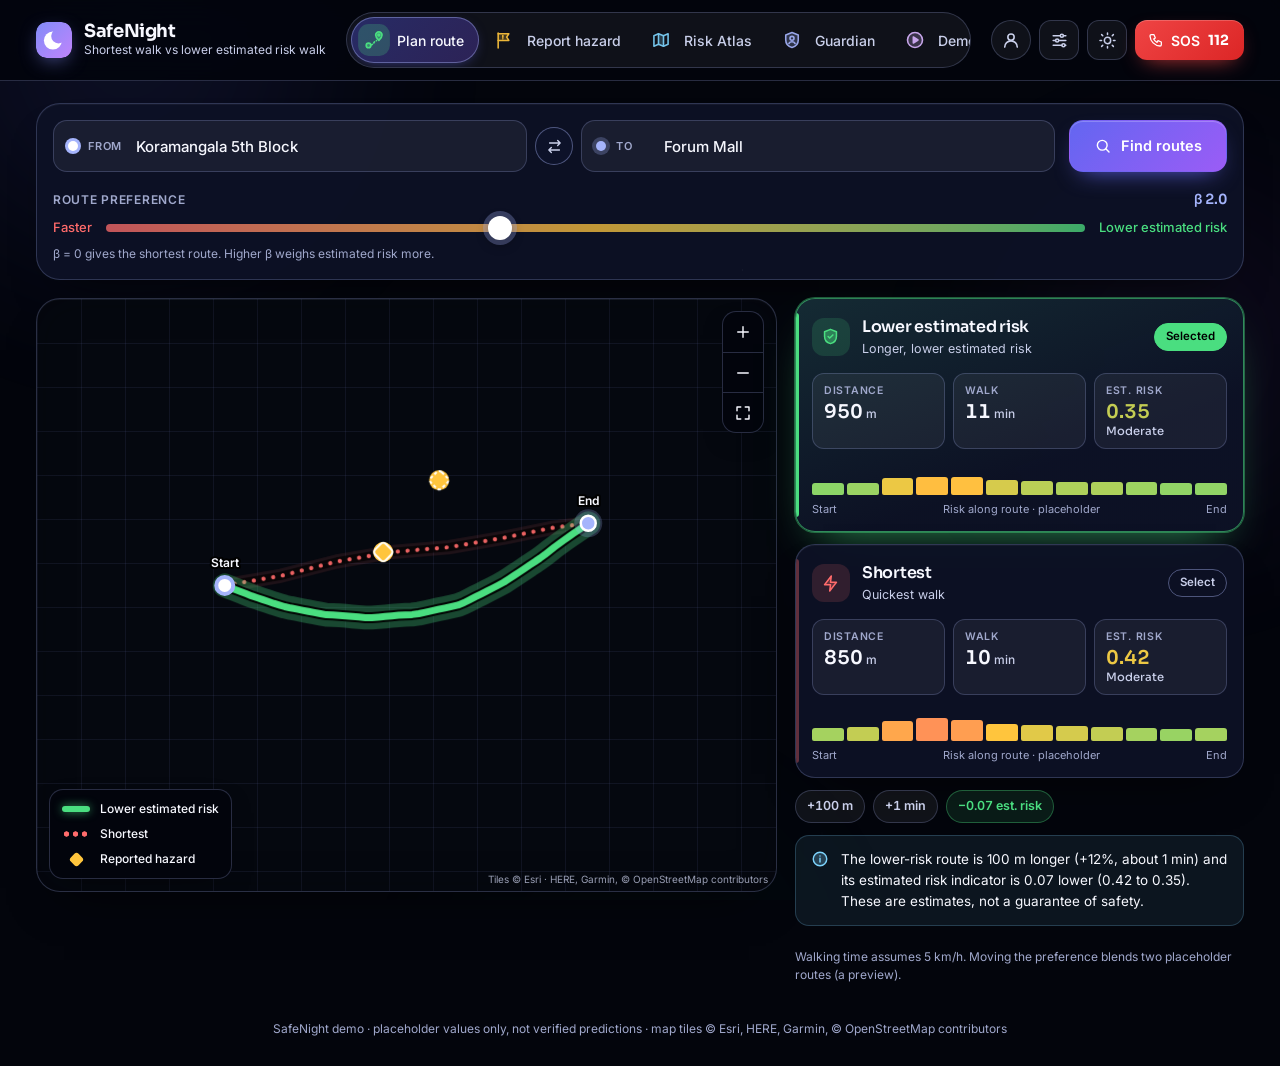
<file: web/index.html>
<!doctype html>
<html lang="en" data-theme="dark">
<head>
<meta charset="utf-8">
<meta name="viewport" content="width=device-width,initial-scale=1,viewport-fit=cover">
<title>SafeNight</title>
<meta name="description" content="Compare the shortest walk with a lower estimated risk walk.">
<meta name="theme-color" content="#070B18">
<link rel="icon" href="data:image/svg+xml,%3Csvg xmlns='http://www.w3.org/2000/svg' viewBox='0 0 32 32'%3E%3Cdefs%3E%3ClinearGradient id='g' x1='0' y1='0' x2='1' y2='1'%3E%3Cstop offset='0' stop-color='%23818CF8'/%3E%3Cstop offset='1' stop-color='%23C084FC'/%3E%3C/linearGradient%3E%3Cmask id='m'%3E%3Crect width='32' height='32' fill='%23fff'/%3E%3Ccircle cx='20' cy='12.5' r='6.5'/%3E%3C/mask%3E%3C/defs%3E%3Crect width='32' height='32' rx='9' fill='url(%23g)'/%3E%3Ccircle cx='15' cy='16.5' r='8' fill='%23fff' mask='url(%23m)'/%3E%3C/svg%3E">
<link rel="preconnect" href="https://fonts.googleapis.com">
<link rel="preconnect" href="https://fonts.gstatic.com" crossorigin>
<link href="https://fonts.googleapis.com/css2?family=Inter:wght@400;500;600;700&family=Sora:wght@500;600;700&display=swap" rel="stylesheet">
<link rel="stylesheet" href="css/styles.css">
<script>try{var t=JSON.parse(localStorage.getItem('sn.theme'));if(t==='light'||t==='dark')document.documentElement.dataset.theme=t;}catch(e){}</script>
</head>
<body>
<div class="aurora" aria-hidden="true"><span></span><span></span><span></span></div>
<!-- ============ Header ============ -->
<header class="topbar" id="topbar">
  <a class="brand" href="#plan" aria-label="SafeNight home">
    <svg class="logo" viewBox="0 0 32 32" aria-hidden="true">
      <defs>
        <linearGradient id="logo-g" x1="0" y1="0" x2="1" y2="1"><stop offset="0" stop-color="#818CF8"/><stop offset="1" stop-color="#C084FC"/></linearGradient>
        <mask id="logo-m"><rect width="32" height="32" fill="#fff"/><circle cx="20" cy="12.5" r="6.5" fill="#000"/></mask>
      </defs>
      <rect width="32" height="32" rx="9" fill="url(#logo-g)"/>
      <circle cx="15" cy="16.5" r="8" fill="#fff" mask="url(#logo-m)"/>
    </svg>
    <span class="brand-text"><span class="brand-name">SafeNight</span><span class="brand-sub">Shortest walk vs lower estimated risk walk</span></span>
  </a>

  <nav class="tabs" role="tablist" aria-label="Sections">
    <span class="tab-ink" aria-hidden="true"></span>
    <button class="tab t-plan" role="tab" id="tab-plan" data-tab="plan" aria-controls="view-plan">
      <span class="tab-ic"><svg viewBox="0 0 24 24" aria-hidden="true"><path class="du" d="M17.5 2.8a3.6 3.6 0 0 0-3.6 3.6c0 2.7 3.6 6.1 3.6 6.1s3.6-3.4 3.6-6.1a3.6 3.6 0 0 0-3.6-3.6z"/><path d="M17.5 2.8a3.6 3.6 0 0 0-3.6 3.6c0 2.7 3.6 6.1 3.6 6.1s3.6-3.4 3.6-6.1a3.6 3.6 0 0 0-3.6-3.6z"/><circle cx="17.5" cy="6.4" r="1.1"/><circle class="du" cx="5.8" cy="18.2" r="2.6"/><circle cx="5.8" cy="18.2" r="2.6"/><path d="M8.6 17.6c3.4-.6 3.1-4.2 6.2-4.9" stroke-dasharray="1.6 2.4"/></svg></span><span class="tab-txt">Plan route</span></button>
    <button class="tab t-report" role="tab" id="tab-report" data-tab="report" aria-controls="view-report">
      <span class="tab-ic"><svg viewBox="0 0 24 24" aria-hidden="true"><path class="du" d="M5 4.5h12.8l-2.6 4 2.6 4H5z"/><path d="M5 21.5V3.5"/><path d="M5 4.5h12.8l-2.6 4 2.6 4H5"/><path d="M10.6 6.6v2.2M10.6 10.6h.01"/></svg></span><span class="tab-txt">Report hazard</span></button>
    <button class="tab t-atlas" role="tab" id="tab-atlas" data-tab="atlas" aria-controls="view-atlas">
      <span class="tab-ic"><svg viewBox="0 0 24 24" aria-hidden="true"><path class="du" d="M9 4.5 15 6.8v12.7l-6-2.3z"/><path d="M9 4.5 3.5 6.8v12.7L9 17.2l6 2.3 5.5-2.3V4.5L15 6.8 9 4.5z"/><path d="M9 4.5v12.7M15 6.8v12.7"/></svg></span><span class="tab-txt">Risk Atlas</span></button>
    <button class="tab t-guardian" role="tab" id="tab-guardian" data-tab="guardian" aria-controls="view-guardian">
      <span class="tab-ic"><svg viewBox="0 0 24 24" aria-hidden="true"><path class="du" d="M12 3 4.5 6v6c0 4.4 3.2 7.9 7.5 9 4.3-1.1 7.5-4.6 7.5-9V6z"/><path d="M12 3 4.5 6v6c0 4.4 3.2 7.9 7.5 9 4.3-1.1 7.5-4.6 7.5-9V6L12 3z"/><circle cx="12" cy="10" r="2.4"/><path d="M8.3 16.2a4.3 4.3 0 0 1 7.4 0"/></svg></span><span class="tab-txt">Guardian</span></button>
    <button class="tab t-demo" role="tab" id="tab-demo" data-tab="demo" aria-controls="view-demo">
      <span class="tab-ic"><svg viewBox="0 0 24 24" aria-hidden="true"><circle class="du" cx="12" cy="12" r="9"/><circle cx="12" cy="12" r="9"/><path d="M10 8.4v7.2l5.6-3.6z" fill="currentColor"/></svg></span><span class="tab-txt">Demo</span></button>
  </nav>

  <div class="top-actions">
    <a class="avatar-btn" id="profile-btn" href="#profile" aria-label="Profile and sign in" title="Profile">
      <span class="avatar-ini" id="avatar-ini" hidden></span>
      <svg class="avatar-ic" viewBox="0 0 24 24" aria-hidden="true"><circle cx="12" cy="8.5" r="3.8"/><path d="M4.5 20.5a7.5 7.5 0 0 1 15 0"/></svg>
    </a>
    <button class="icon-btn" id="settings-btn" type="button" aria-haspopup="dialog" aria-expanded="false" aria-controls="settings" aria-label="Preview settings" title="Preview settings">
      <svg viewBox="0 0 24 24" aria-hidden="true"><path d="M4 6h9M17 6h3M4 12h3M11 12h9M4 18h11M19 18h1"/><circle cx="15" cy="6" r="2"/><circle cx="9" cy="12" r="2"/><circle cx="17" cy="18" r="2"/></svg>
    </button>
    <button class="icon-btn" id="theme-btn" type="button" aria-label="Switch to light theme" title="Switch theme">
      <svg class="i-sun" viewBox="0 0 24 24" aria-hidden="true"><circle cx="12" cy="12" r="4"/><path d="M12 2.5v2M12 19.5v2M4.6 4.6 6 6M18 18l1.4 1.4M2.5 12h2M19.5 12h2M4.6 19.4 6 18M18 6l1.4-1.4"/></svg>
      <svg class="i-moon" viewBox="0 0 24 24" aria-hidden="true"><path d="M20 14.5A8 8 0 1 1 9.5 4a6.5 6.5 0 0 0 10.5 10.5z"/></svg>
    </button>
    <a class="sos" href="tel:112" aria-label="Call emergency number 112. Opens your phone dialer; no alert is sent.">
      <svg viewBox="0 0 24 24" aria-hidden="true"><path d="M5 4h4l2 5-2.5 1.5a11 11 0 0 0 5 5L15 13l5 2v4a2 2 0 0 1-2 2A16 16 0 0 1 3 6a2 2 0 0 1 2-2"/></svg>
      SOS <b>112</b>
    </a>
  </div>
</header>

<!-- ============ Preview settings ============ -->
<div class="popover card" id="settings" role="dialog" aria-label="Preview settings" hidden>
  <div class="pop-head"><h2>Preview settings</h2><span class="tag">Demo controls</span></div>
  <div class="fld">
    <span class="label" id="state-label">Route data state</span>
    <div class="seg-ctl" id="state-seg" role="group" aria-labelledby="state-label">
      <span class="seg-thumb" aria-hidden="true"></span>
      <button type="button" data-v="normal">Normal</button>
      <button type="button" data-v="limited">Data limited</button>
      <button type="button" data-v="no_route">No route</button>
    </div>
  </div>
  <label class="switch"><span><b>Show hazards on map</b><small>Community reports on every map</small></span><input type="checkbox" id="tg-hazards" checked></label>
  <label class="switch"><span><b>Force offline map</b><small>Hides map tiles to preview the no-internet fallback</small></span><input type="checkbox" id="tg-offline"></label>
  <p class="fine">Placeholder values only, not verified predictions. These controls preview each state.</p>
</div>

<main id="main">
  <!-- ============ Plan route ============ -->
  <section class="view" id="view-plan" role="tabpanel" aria-labelledby="tab-plan" hidden>
    <form class="card search" id="search-form" novalidate>
      <div class="search-fields">
        <label class="field">
          <span class="field-dot start" aria-hidden="true"></span><span class="field-label">From</span>
          <input id="src" name="src" autocomplete="off" placeholder="e.g. Koramangala 5th Block" value="Koramangala 5th Block">
        </label>
        <button type="button" class="swap" id="swap" aria-label="Swap start and destination" title="Swap">
          <svg viewBox="0 0 24 24" aria-hidden="true"><path d="M7 4v15M3.5 7.5 7 4l3.5 3.5M17 20V5M13.5 16.5 17 20l3.5-3.5"/></svg>
        </button>
        <label class="field">
          <span class="field-dot end" aria-hidden="true"></span><span class="field-label">To</span>
          <input id="dst" name="dst" autocomplete="off" placeholder="e.g. Forum Mall" value="Forum Mall">
        </label>
      </div>
      <button class="btn primary find" id="find" type="submit">
        <span class="spinner" aria-hidden="true"></span>
        <svg class="find-ic" viewBox="0 0 24 24" aria-hidden="true"><circle cx="11" cy="11" r="6.5"/><path d="m20 20-4.2-4.2"/></svg>
        <span class="find-label">Find routes</span>
      </button>
      <div class="pref">
        <div class="pref-head">
          <label for="beta">Route preference</label>
          <output id="beta-out" for="beta">β 2.0</output>
        </div>
        <div class="range-row">
          <span class="range-end risk">Faster</span>
          <input type="range" id="beta" min="0" max="5" step="0.1" value="2" aria-describedby="beta-help">
          <span class="range-end safe">Lower estimated risk</span>
        </div>
        <p class="fine" id="beta-help">β = 0 gives the shortest route. Higher β weighs estimated risk more.</p>
      </div>
      <p class="form-error" id="search-error" role="alert" hidden></p>
    </form>

    <div class="split">
      <div class="map-slot"><div id="plan-map" class="map-lg"></div></div>
      <aside class="panel" id="plan-panel" aria-live="polite" aria-label="Route comparison"></aside>
    </div>
  </section>

  <!-- ============ Report hazard ============ -->
  <section class="view" id="view-report" role="tabpanel" aria-labelledby="tab-report" hidden>
    <div class="view-head">
      <h1>Report a hazard</h1>
      <p>Tap the map to drop a pin, pick a category and send it. New reports start as unverified.</p>
    </div>
    <div class="split split-even">
      <div class="map-slot"><div id="report-map" class="map-md"></div></div>
      <form class="card form-card" id="hazard-form" novalidate>
        <fieldset class="fld">
          <legend class="label">Category</legend>
          <div class="cats">
            <label class="cat"><input type="radio" name="htype" value="broken_streetlight"><span>
              <svg viewBox="0 0 24 24" aria-hidden="true"><path class="du" d="M14.5 4h5l-1.2 3.2h-2.6z"/><path d="M8 21V8a4 4 0 0 1 4-4h2.5"/><path d="M14.5 4h5l-1.2 3.2h-2.6z"/><path d="M5 21h6M17 10.5l1 1.5M20 9.5l1.5.8" /></svg>Broken streetlight</span></label>
            <label class="cat"><input type="radio" name="htype" value="dark_path"><span>
              <svg viewBox="0 0 24 24" aria-hidden="true"><path class="du" d="M20 14.5A8 8 0 1 1 9.5 4a6.5 6.5 0 0 0 10.5 10.5z"/><path d="M20 14.5A8 8 0 1 1 9.5 4a6.5 6.5 0 0 0 10.5 10.5z"/></svg>Dark path</span></label>
            <label class="cat"><input type="radio" name="htype" value="blocked_footpath"><span>
              <svg viewBox="0 0 24 24" aria-hidden="true"><rect class="du" x="3" y="8" width="18" height="6" rx="1.5"/><rect x="3" y="8" width="18" height="6" rx="1.5"/><path d="M8 8l-2.5 6M13 8l-2.5 6M18 8l-2.5 6M6 14v5M18 14v5"/></svg>Blocked footpath</span></label>
            <label class="cat"><input type="radio" name="htype" value="other_infrastructure"><span>
              <svg viewBox="0 0 24 24" aria-hidden="true"><path class="du" d="M14.7 6.3a4 4 0 0 0-5.4 5.4L3.5 17.5l3 3 5.8-5.8a4 4 0 0 0 5.4-5.4l-2.6 2.6-2.4-.6-.6-2.4z"/><path d="M14.7 6.3a4 4 0 0 0-5.4 5.4L3.5 17.5l3 3 5.8-5.8a4 4 0 0 0 5.4-5.4l-2.6 2.6-2.4-.6-.6-2.4z"/></svg>Other issue</span></label>
          </div>
        </fieldset>
        <div class="row2">
          <label class="fld"><span class="label">Latitude</span><input class="input mono" id="h-lat" type="number" step="0.00001" inputmode="decimal"></label>
          <label class="fld"><span class="label">Longitude</span><input class="input mono" id="h-lon" type="number" step="0.00001" inputmode="decimal"></label>
        </div>
        <label class="fld">
          <span class="label">Description <em>optional</em></span>
          <textarea class="input" id="h-desc" maxlength="200" rows="3" placeholder="e.g. Lamp not working near the park entrance"></textarea>
          <span class="counter" id="h-count">0 / 200</span>
        </label>
        <p class="form-error" id="h-error" role="alert" hidden></p>
        <button class="btn primary block" id="h-submit" type="submit"><span class="spinner" aria-hidden="true"></span><span>Submit report</span></button>
        <p class="fine">New reports are not treated as confirmed incidents. Demo only, nothing is saved yet.</p>
      </form>
    </div>
    <div class="card list-card">
      <div class="list-head"><h2>Recent reports</h2><span class="count" id="rep-count"></span></div>
      <ul class="reports" id="reports"></ul>
    </div>
  </section>

  <!-- ============ Risk Atlas ============ -->
  <section class="view" id="view-atlas" role="tabpanel" aria-labelledby="tab-atlas" hidden>
    <div class="view-head">
      <h1>Risk Atlas</h1>
      <p>A neighbourhood view of how estimated risk could be shown.</p>
    </div>
    <div class="note warn">
      <svg viewBox="0 0 24 24" aria-hidden="true"><path d="M12 3.5 2.8 19.5h18.4L12 3.5z"/><path d="M12 10v4.2M12 17h.01"/></svg>
      <div><b>Synthetic demonstration.</b> These cells are made-up values to show the layout. They are not incident data and say nothing about real streets.</div>
    </div>
    <div class="card atlas-bar">
      <div>
        <span class="label" id="ton-label">Time of night</span>
        <p class="fine">Disabled: we don't have time-specific incident data.</p>
      </div>
      <div class="seg-ctl is-disabled" role="group" aria-labelledby="ton-label" aria-disabled="true">
        <span class="seg-thumb" aria-hidden="true"></span>
        <button type="button" disabled>8 pm</button><button type="button" disabled aria-pressed="true">10 pm</button><button type="button" disabled>12 am</button><button type="button" disabled>2 am</button><button type="button" disabled>4 am</button>
      </div>
    </div>
    <div class="map-slot"><div id="atlas-map" class="map-lg"></div></div>
  </section>

  <!-- ============ Guardian Mode ============ -->
  <section class="view" id="view-guardian" role="tabpanel" aria-labelledby="tab-guardian" hidden>
    <div class="view-head">
      <h1>Guardian Mode</h1>
      <p>Let a trusted contact follow your walk for a limited time.</p>
    </div>
    <div class="note warn">
      <svg viewBox="0 0 24 24" aria-hidden="true"><path d="M12 3.5 2.8 19.5h18.4L12 3.5z"/><path d="M12 10v4.2M12 17h.01"/></svg>
      <div><b>Design preview.</b> No location is shared and no contact is notified. The real feature would be opt-in, time-limited and easy to stop.</div>
    </div>
    <div class="split split-even">
      <div class="card form-card">
        <label class="fld"><span class="label">Trusted contact</span><input class="input" id="g-contact" autocomplete="off" list="contact-list" placeholder="Name or number, e.g. Amma"></label>
        <div class="fld">
          <span class="label" id="g-min-label">Share for</span>
          <div class="seg-ctl" id="g-min" role="group" aria-labelledby="g-min-label">
            <span class="seg-thumb" aria-hidden="true"></span>
            <button type="button" data-v="15">15 min</button><button type="button" data-v="30">30 min</button><button type="button" data-v="60">60 min</button>
          </div>
        </div>
        <p class="form-error" id="g-error" role="alert" hidden></p>
        <div class="g-actions" id="g-actions"></div>
        <ul class="ticks">
          <li>Opt-in every time, never automatic</li>
          <li>Stops on its own when the time limit ends</li>
          <li>Pause or stop at any moment</li>
        </ul>
      </div>
      <div class="card gcard" id="gcard" data-status="idle" aria-live="polite">
        <div class="ring">
          <svg viewBox="0 0 120 120" aria-hidden="true"><circle class="ring-track" cx="60" cy="60" r="52"/><circle class="ring-bar" id="g-ring" cx="60" cy="60" r="52"/></svg>
          <div class="ring-center"><span class="ring-time" id="g-time">--:--</span><span class="ring-sub" id="g-sub">not sharing</span></div>
        </div>
        <div class="g-status"><i class="g-dot"></i><b id="g-label">Not sharing</b></div>
        <p class="g-meta" id="g-meta">Choose a contact and a time limit to preview.</p>
      </div>
    </div>
  </section>

  <!-- ============ Demo ============ -->
  <section class="view" id="view-demo" role="tabpanel" aria-labelledby="tab-demo" hidden>
    <div class="banner">
      <svg viewBox="0 0 24 24" aria-hidden="true"><circle cx="12" cy="12" r="9"/><path d="M12 11v5M12 8h.01"/></svg>
      Demo mode: an illustrative walkthrough using placeholder data. Not real predictions.
    </div>
    <div class="split">
      <div class="map-slot"><div id="demo-map" class="map-lg"></div></div>
      <aside class="panel">
        <div class="card demo-cap" id="demo-cap">
          <span class="step-k" id="d-k">Step 1 of 8</span>
          <h2 id="d-title"></h2>
          <p id="d-text"></p>
          <div class="gmock" id="d-gmock" hidden><i></i><div><b>Guardian preview</b><span>Sharing with a trusted contact for 15 min (nothing is actually sent)</span></div></div>
          <div class="progress" id="d-progress"></div>
          <div class="d-btns">
            <button class="btn ghost" id="d-prev" type="button">Back</button>
            <button class="btn primary" id="d-play" type="button">Pause</button>
            <button class="btn ghost" id="d-next" type="button">Next</button>
          </div>
        </div>
        <div class="panel" id="demo-routes" aria-live="polite"></div>
      </aside>
    </div>
  </section>

  <!-- ============ Profile / sign in ============ -->
  <section class="view" id="view-profile" role="region" aria-label="Profile" hidden>
    <!-- signed out -->
    <div class="auth-wrap" id="auth-out">
      <div class="card auth-card">
        <div class="auth-head">
          <span class="auth-badge" aria-hidden="true"><svg viewBox="0 0 24 24"><circle cx="12" cy="8.5" r="3.8"/><path d="M4.5 20.5a7.5 7.5 0 0 1 15 0"/></svg></span>
          <h1 id="auth-title">Welcome back</h1>
          <p id="auth-lead">Sign in to keep your trusted contacts and route preference ready for every walk.</p>
        </div>
        <div class="seg-ctl" id="auth-mode" role="group" aria-label="Sign in or create account">
          <span class="seg-thumb" aria-hidden="true"></span>
          <button type="button" data-v="in">Sign in</button><button type="button" data-v="up">Create account</button>
        </div>
        <form id="auth-form" novalidate>
          <label class="fld" id="auth-name-fld" hidden><span class="label">Name</span>
            <span class="input-ic"><svg viewBox="0 0 24 24" aria-hidden="true"><circle cx="12" cy="8.5" r="3.8"/><path d="M4.5 20.5a7.5 7.5 0 0 1 15 0"/></svg><input class="input" id="auth-name" autocomplete="name" placeholder="Your name"></span></label>
          <label class="fld"><span class="label">Email</span>
            <span class="input-ic"><svg viewBox="0 0 24 24" aria-hidden="true"><rect x="3" y="5" width="18" height="14" rx="2.5"/><path d="m4 7 8 6 8-6"/></svg><input class="input" id="auth-email" type="email" autocomplete="email" inputmode="email" placeholder="you@example.com"></span></label>
          <label class="fld"><span class="label">Password</span>
            <span class="input-ic"><svg viewBox="0 0 24 24" aria-hidden="true"><rect x="4.5" y="10.5" width="15" height="10" rx="2.5"/><path d="M8 10.5V8a4 4 0 0 1 8 0v2.5"/></svg><input class="input" id="auth-pass" type="password" autocomplete="current-password" placeholder="••••••••">
            <button type="button" class="peek" id="auth-peek" aria-label="Show password" aria-pressed="false"><svg viewBox="0 0 24 24" aria-hidden="true"><path d="M2.5 12S6 5.5 12 5.5 21.5 12 21.5 12 18 18.5 12 18.5 2.5 12 2.5 12z"/><circle cx="12" cy="12" r="3"/></svg></button></span>
            <span class="fine" id="auth-pass-hint" hidden>At least 8 characters.</span></label>
          <div id="auth-up-extra" hidden>
            <label class="fld"><span class="label">Phone number</span>
              <span class="input-ic"><svg viewBox="0 0 24 24" aria-hidden="true"><path d="M5 4h4l2 5-2.5 1.5a11 11 0 0 0 5 5L15 13l5 2v4a2 2 0 0 1-2 2A16 16 0 0 1 3 6a2 2 0 0 1 2-2"/></svg><input class="input" id="auth-phone" type="tel" inputmode="tel" autocomplete="tel" placeholder="+91 98765 43210"></span></label>
            <div class="row2">
              <label class="fld"><span class="label">Gender <em>optional</em></span>
                <select class="input select" id="auth-gender" autocomplete="sex">
                  <option value="">Select</option><option>Female</option><option>Male</option><option>Non-binary</option><option>Prefer not to say</option>
                </select></label>
              <label class="fld"><span class="label">Date of birth <em>optional</em></span>
                <input class="input" id="auth-dob" type="date" autocomplete="bday"></label>
            </div>
          </div>
          <p class="form-error" id="auth-error" role="alert" hidden></p>
          <button class="btn primary block" id="auth-submit" type="submit"><span class="spinner" aria-hidden="true"></span><span id="auth-submit-txt">Sign in</span></button>
        </form>
        <p class="fine center">Demo sign-in: there is no account server yet. Your name, email and settings stay in this browser only, and the password is never stored.</p>
      </div>
    </div>

    <!-- signed in -->
    <div id="auth-in" hidden>
      <div class="view-head with-action">
        <div><h1>Profile</h1><p>Saved on this device for quicker, safer walks.</p></div>
        <button class="btn help-btn" id="help-btn" type="button" aria-haspopup="dialog">
          <svg viewBox="0 0 24 24" aria-hidden="true"><circle cx="12" cy="12" r="9"/><path d="M9.6 9.3a2.5 2.5 0 0 1 4.8.9c0 1.7-2.4 2.2-2.4 3.8M12 17h.01"/></svg>Help</button>
      </div>
      <div class="profile-grid">
        <div class="card profile-card">
          <span class="avatar-lg" id="p-avatar"></span>
          <h2 id="p-name"></h2>
          <p class="p-email" id="p-email"></p>
          <span class="tag" id="p-kind">Demo account · this device only</span>
          <button class="btn danger block" id="p-signout" type="button">
            <svg viewBox="0 0 24 24" aria-hidden="true"><path d="M15 4.5h3a2 2 0 0 1 2 2v11a2 2 0 0 1-2 2h-3M10 16.5 14.5 12 10 7.5M14.5 12H4"/></svg>Sign out</button>
        </div>
        <div class="profile-col">
          <div class="card details-card">
            <h2 class="card-h">Personal details</h2>
            <ul class="details" id="p-details"></ul>
          </div>
          <div class="card form-card" id="contacts-card">
            <div class="list-head"><h2>Trusted contacts</h2><span class="count" id="c-count"></span></div>
            <p class="fine top0">Guardian Mode suggests these contacts. Nothing is sent to them in this demo.</p>
            <ul class="contacts" id="c-list"></ul>
            <form class="c-add" id="c-form" novalidate>
              <input class="input" id="c-name" autocomplete="off" placeholder="Name, e.g. Amma" aria-label="Contact name">
              <input class="input" id="c-phone" type="tel" inputmode="tel" autocomplete="off" placeholder="Phone" aria-label="Contact phone">
              <button class="btn primary" type="submit">Add</button>
            </form>
            <p class="form-error" id="c-error" role="alert" hidden></p>
          </div>
          <div class="card form-card">
            <h2 class="card-h">Preferences</h2>
            <div class="fld">
              <div class="pref-head"><label for="p-beta">Default route preference</label><output id="p-beta-out" for="p-beta">β 2.0</output></div>
              <div class="range-row"><span class="range-end risk">Faster</span><input type="range" id="p-beta" min="0" max="5" step="0.1" value="2"><span class="range-end safe">Lower estimated risk</span></div>
              <p class="fine">Used as the starting point each time you plan a route.</p>
            </div>
            <div class="fld">
              <span class="label" id="p-theme-label">Theme</span>
              <div class="seg-ctl" id="p-theme" role="group" aria-labelledby="p-theme-label">
                <span class="seg-thumb" aria-hidden="true"></span>
                <button type="button" data-v="dark">Night (high contrast)</button><button type="button" data-v="light">Light</button>
              </div>
            </div>
            <div class="fld last">
              <span class="label">Emergency number</span>
              <div class="sos-row"><b>112</b><span>The SOS button opens your phone dialer. No alert is sent automatically.</span></div>
            </div>
          </div>
        </div>
      </div>
    </div>
  </section>
</main>
<datalist id="contact-list"></datalist>

<dialog class="card help-dlg" id="help-dlg" aria-labelledby="help-h">
  <div class="pop-head"><h2 id="help-h">Help</h2>
    <button class="icon-btn sm" id="help-close" type="button" aria-label="Close help"><svg viewBox="0 0 24 24" aria-hidden="true"><path d="M6 6l12 12M18 6 6 18"/></svg></button></div>
  <dl class="faq">
    <dt>Where is my profile stored?</dt>
    <dd>Only in this browser. There is no account server yet, nothing is uploaded, and signing out removes it from this device.</dd>
    <dt>Why are some details marked “Required”?</dt>
    <dd>Phone, email and date of birth complete your profile. Tap any row with an arrow to add or change it.</dd>
    <dt>What is an emergency contact?</dt>
    <dd>The trusted contacts you add here. Guardian Mode suggests them. Nothing is sent to them in this demo.</dd>
    <dt>In an emergency</dt>
    <dd>Use the red SOS 112 button. It opens your phone dialer; it does not send an alert on its own.</dd>
  </dl>
</dialog>

<footer class="foot">SafeNight demo · placeholder values only, not verified predictions · map tiles © Esri, HERE, Garmin, © OpenStreetMap contributors</footer>

<div class="toasts" id="toasts" aria-live="polite"></div>

<script src="js/data.js"></script>
<script src="js/map.js"></script>
<script src="js/app.js"></script>
</body>
</html>
</file>
<file: web/css/styles.css>
/* SafeNight UI — design tokens + components.
 * Colour system (both themes):
 *   --safe  green   lower estimated risk route, "good" states
 *   --risk  red     shortest / higher-risk route, SOS
 *   --warn  amber   hazards, cautions, "moderate" on the risk scale
 *   --info  sky     neutral information, report pin
 *   --accent/--accent-2  indigo → violet brand gradient, focus, primary actions
 * The risk scale everywhere is safe → warn → risk.
 */

/* ---------------- tokens ---------------- */
:root {
  --font-body: 'Inter', system-ui, -apple-system, 'Segoe UI', sans-serif;
  --font-display: 'Sora', 'Inter', system-ui, sans-serif;
  --r-sm: 10px; --r-md: 14px; --r-lg: 20px; --r-xl: 24px;
  --ease: cubic-bezier(.22, .61, .36, 1);
  --spring: cubic-bezier(.34, 1.56, .64, 1);
  --gutter: clamp(16px, 3.2vw, 36px);
  --btn-a: #6366F1; --btn-b: #9B5CF6;
}
:root, [data-theme="dark"] {
  /* Night theme: high contrast. Near-black base, solid surfaces, bright text and signal colours. */
  --bg: #03050C; --bg-2: #070A16;
  --surface: rgba(13, 18, 38, .94); --surface-solid: #0D1229; --surface-2: rgba(255, 255, 255, .055); --surface-hover: rgba(255, 255, 255, .1);
  --border: rgba(175, 188, 255, .22); --border-strong: rgba(175, 188, 255, .4);
  --text: #F7F8FF; --muted: #C9CFEA; --faint: #A0A8CC;
  --accent: #A5B4FC; --accent-2: #D8B4FE;
  --info: #7DD3FC; --safe: #4ADE80; --risk: #FF6B6B; --warn: #FFC53D;
  --halo: #000000; --mapbg: #05080F; --grid: rgba(150, 170, 255, .08);
  --glass: rgba(3, 5, 12, .92);
  --shadow: 0 1px 0 rgba(255, 255, 255, .04) inset, 0 24px 48px -28px rgba(0, 0, 0, .8);
  --topbar: rgba(3, 5, 12, .92);
  color-scheme: dark;
}
[data-theme="light"] {
  --bg: #F3F5FC; --bg-2: #EAEEF9;
  --surface: rgba(255, 255, 255, .78); --surface-solid: #FFFFFF; --surface-2: rgba(25, 35, 90, .035); --surface-hover: rgba(25, 35, 90, .065);
  --border: rgba(30, 41, 99, .10); --border-strong: rgba(30, 41, 99, .2);
  --text: #0B0E24; --muted: #3F4768; --faint: #5E6688;
  --accent: #5B5BF0; --accent-2: #A445F0;
  --info: #0284C7; --safe: #059669; --risk: #DC2626; --warn: #D97706;
  --halo: #FFFFFF; --mapbg: #E7ECF7; --grid: rgba(40, 60, 140, .07);
  --glass: rgba(255, 255, 255, .84);
  --shadow: 0 1px 2px rgba(20, 30, 80, .05), 0 20px 44px -26px rgba(20, 30, 80, .28);
  --topbar: rgba(243, 245, 252, .78);
  color-scheme: light;
}

/* ---------------- base ---------------- */
*, *::before, *::after { box-sizing: border-box; }
html { -webkit-text-size-adjust: 100%; scroll-behavior: smooth; }
body {
  margin: 0; min-height: 100vh; overflow-x: hidden;
  background: var(--bg); color: var(--text);
  font: 15px/1.5 var(--font-body);
  -webkit-font-smoothing: antialiased; -moz-osx-font-smoothing: grayscale;
  transition: background-color .45s var(--ease), color .45s var(--ease);
}
h1, h2, h3, h4 { font-family: var(--font-display); letter-spacing: -.015em; margin: 0; }
button, input, textarea { font: inherit; color: inherit; }
svg { flex: none; }
[hidden] { display: none !important; }
:focus-visible { outline: 2px solid var(--accent); outline-offset: 2px; }
::selection { background: color-mix(in srgb, var(--accent) 35%, transparent); }

/* stroke icon default */
.tab svg, .icon-btn svg, .sos svg, .avatar-ic, .auth-badge svg, .input-ic svg, .peek svg, #p-signout svg, .swap svg, .find-ic, .note svg, .banner svg, .cat svg, .map-ctrls svg, .rc-icon svg, .empty svg, .rep-icon svg {
  fill: none; stroke: currentColor; stroke-width: 1.9; stroke-linecap: round; stroke-linejoin: round;
}

/* two-tone icons: soft fill layer under the outline */
svg .du { fill: currentColor; stroke: none; opacity: .24; }
.tab[aria-selected="true"] .du, .is-sel .rc-icon .du, .cat input:checked + span .du { opacity: .4; }

/* ambient background */
.aurora { position: fixed; inset: 0; z-index: -1; pointer-events: none; overflow: hidden; }
.aurora span { position: absolute; border-radius: 50%; filter: blur(70px); opacity: .28; animation: drift 28s ease-in-out infinite alternate; }
.aurora span:nth-child(1) { width: 52vw; height: 52vw; left: -16vw; top: -22vw; background: radial-gradient(circle, rgba(99, 102, 241, .5), transparent 65%); }
.aurora span:nth-child(2) { width: 44vw; height: 44vw; right: -14vw; top: 8vh; background: radial-gradient(circle, rgba(168, 85, 247, .32), transparent 65%); animation-duration: 34s; }
.aurora span:nth-child(3) { width: 50vw; height: 40vw; left: 25vw; bottom: -26vw; background: radial-gradient(circle, rgba(52, 211, 153, .16), transparent 65%); animation-duration: 40s; }
.aurora::after {
  content: ""; position: absolute; inset: 0; opacity: .5;
  background-image:
    radial-gradient(1px 1px at 12% 18%, #fff 50%, transparent 51%), radial-gradient(1px 1px at 72% 12%, #fff 50%, transparent 51%),
    radial-gradient(1px 1px at 38% 62%, #fff 50%, transparent 51%), radial-gradient(1px 1px at 88% 48%, #fff 50%, transparent 51%),
    radial-gradient(1px 1px at 22% 84%, #fff 50%, transparent 51%), radial-gradient(1.5px 1.5px at 58% 30%, #fff 50%, transparent 51%),
    radial-gradient(1px 1px at 92% 82%, #fff 50%, transparent 51%), radial-gradient(1px 1px at 6% 46%, #fff 50%, transparent 51%);
}
[data-theme="light"] .aurora span { opacity: .3; }
[data-theme="light"] .aurora::after { display: none; }
@keyframes drift { to { transform: translate3d(4vw, 3vh, 0) scale(1.08); } }

/* ---------------- header ---------------- */
.topbar {
  position: sticky; top: 0; z-index: 30;
  display: grid; grid-template-columns: auto minmax(0, 1fr) auto; align-items: center; gap: 12px 20px;
  padding: 12px var(--gutter);
  background: var(--topbar);
  -webkit-backdrop-filter: saturate(1.5) blur(18px); backdrop-filter: saturate(1.5) blur(18px);
  border-bottom: 1px solid var(--border);
}
.brand { display: flex; align-items: center; gap: 12px; color: inherit; text-decoration: none; min-width: 0; }
.logo { width: 36px; height: 36px; border-radius: 11px; box-shadow: 0 6px 20px -6px rgba(129, 140, 248, .7); }
.brand-text { display: flex; flex-direction: column; min-width: 0; }
.brand-name { font: 700 18px/1.15 var(--font-display); letter-spacing: -.02em; }
.brand-sub { font-size: 12px; color: var(--muted); white-space: nowrap; overflow: hidden; text-overflow: ellipsis; }

.tabs {
  position: relative; justify-self: center; display: flex; gap: 2px; padding: 4px; max-width: 100%;
  border-radius: 999px; background: var(--surface-2); border: 1px solid var(--border);
  overflow-x: auto; scrollbar-width: none;
}
.tabs::-webkit-scrollbar { display: none; }
.tab {
  position: relative; z-index: 1; display: inline-flex; align-items: center; gap: 8px; flex: none;
  padding: 8px 15px; border: 0; border-radius: 999px; background: none; cursor: pointer;
  color: var(--muted); font-weight: 500; font-size: 14px; white-space: nowrap;
  transition: color .25s var(--ease);
}
.tab { padding-left: 8px; }
.t-plan { --tc: var(--safe); }
.t-report { --tc: var(--warn); }
.t-atlas { --tc: var(--info); }
.t-guardian { --tc: var(--accent); }
.t-demo { --tc: var(--accent-2); }
.tab-ic {
  display: grid; place-items: center; width: 30px; height: 30px; border-radius: 10px; flex: none;
  color: var(--tc); opacity: .92; transition: background .3s, transform .35s var(--spring), opacity .2s;
}
.tab-ic svg { width: 20px; height: 20px; stroke-width: 1.9; }
.tab:hover { color: var(--text); }
.tab:hover .tab-ic { opacity: 1; transform: translateY(-1px); }
.tab[aria-selected="true"] { color: var(--text); }
.tab[aria-selected="true"] .tab-ic { opacity: 1; background: color-mix(in srgb, var(--tc) 22%, transparent); transform: scale(1.06); }
.tab:focus-visible { outline-offset: -2px; }
.tab-ink {
  position: absolute; top: 4px; bottom: 4px; left: 0; width: 0; border-radius: 999px;
  background: linear-gradient(135deg, color-mix(in srgb, var(--btn-a) 30%, var(--surface-solid)), color-mix(in srgb, var(--btn-b) 22%, var(--surface-solid)));
  box-shadow: inset 0 0 0 1px var(--border-strong), 0 4px 14px -6px rgba(99, 102, 241, .6);
  transition: transform .4s var(--ease), width .4s var(--ease);
}
[data-theme="light"] .tab-ink { background: #fff; box-shadow: 0 1px 3px rgba(20, 30, 80, .12), inset 0 0 0 1px var(--border); }

.top-actions { display: flex; align-items: center; gap: 8px; }
.icon-btn {
  display: grid; place-items: center; width: 40px; height: 40px; border-radius: 12px; cursor: pointer;
  background: var(--surface-2); border: 1px solid var(--border); color: var(--muted);
  transition: background .2s, color .2s, border-color .2s, transform .2s var(--ease);
}
.icon-btn svg { width: 19px; height: 19px; }
.icon-btn:hover { color: var(--text); background: var(--surface-hover); border-color: var(--border-strong); }
.icon-btn:active { transform: scale(.94); }
.icon-btn[aria-expanded="true"] { color: var(--accent); border-color: color-mix(in srgb, var(--accent) 45%, transparent); }
.avatar-btn {
  position: relative; display: grid; place-items: center; width: 40px; height: 40px; border-radius: 50%; flex: none;
  color: var(--muted); text-decoration: none; background: var(--surface-2); border: 1px solid var(--border);
  transition: border-color .2s, color .2s, box-shadow .25s, transform .2s var(--ease);
}
.avatar-btn:hover { color: var(--text); border-color: var(--border-strong); }
.avatar-btn:active { transform: scale(.94); }
.avatar-ic { width: 20px; height: 20px; }
.avatar-btn.signed { border: 0; background: linear-gradient(135deg, var(--btn-a), var(--btn-b)); color: #fff; }
.avatar-btn.signed .avatar-ic { display: none; }
.avatar-ini { font: 700 14px var(--font-display); letter-spacing: .02em; }
.avatar-btn.is-on { box-shadow: 0 0 0 2px var(--bg), 0 0 0 4px var(--accent); }
#theme-btn .i-moon { display: none; }
[data-theme="light"] #theme-btn .i-sun { display: none; }
[data-theme="light"] #theme-btn .i-moon { display: block; }
#theme-btn svg { animation: spin-in .5s var(--spring); }
@keyframes spin-in { from { transform: rotate(-90deg) scale(.6); opacity: 0; } }

.sos {
  position: relative; display: inline-flex; align-items: center; gap: 7px; height: 40px; padding: 0 15px 0 13px;
  border-radius: 12px; color: #fff; text-decoration: none; font-weight: 600; font-size: 14px; letter-spacing: .01em;
  background: linear-gradient(135deg, #EF4444, #DC2626);
  box-shadow: 0 8px 22px -10px rgba(239, 68, 68, .9), inset 0 1px 0 rgba(255, 255, 255, .2);
  transition: transform .2s var(--ease), box-shadow .2s;
}
.sos svg { width: 16px; height: 16px; }
.sos b { font-family: var(--font-display); }
.sos::after { content: ""; position: absolute; inset: 0; border-radius: inherit; box-shadow: 0 0 0 0 rgba(239, 68, 68, .55); animation: sos 2.6s ease-out infinite; }
.sos:hover { transform: translateY(-1px); box-shadow: 0 12px 26px -10px rgba(239, 68, 68, 1), inset 0 1px 0 rgba(255, 255, 255, .2); }
@keyframes sos { 70%, 100% { box-shadow: 0 0 0 10px rgba(239, 68, 68, 0); } }

/* ---------------- layout ---------------- */
main { padding: 22px var(--gutter) 28px; max-width: 1480px; margin: 0 auto; }
.view.enter { animation: view-in .45s var(--ease) both; }
@keyframes view-in { from { opacity: 0; transform: translateY(10px); } }
.view-head { margin: 4px 0 18px; }
.view-head h1 { font-size: clamp(24px, 3vw, 32px); font-weight: 700; }
.view-head p { margin: 6px 0 0; color: var(--muted); max-width: 60ch; }
.split { display: grid; grid-template-columns: minmax(0, 1.65fr) minmax(320px, 1fr); gap: 18px; align-items: start; }
.split-even { grid-template-columns: minmax(0, 1.25fr) minmax(320px, 1fr); }
.split + .card, .view > .card + .map-slot, .note + .split, .note + .card { margin-top: 18px; }
.view > .note { margin-bottom: 0; }
.foot { text-align: center; color: var(--faint); font-size: 12px; padding: 8px var(--gutter) 28px; }

.card {
  background: var(--surface); border: 1px solid var(--border); border-radius: var(--r-xl);
  box-shadow: var(--shadow);
  -webkit-backdrop-filter: blur(16px) saturate(1.2); backdrop-filter: blur(16px) saturate(1.2);
}

/* ---------------- buttons & inputs ---------------- */
.btn {
  position: relative; display: inline-flex; align-items: center; justify-content: center; gap: 9px;
  min-height: 46px; padding: 0 20px; border-radius: var(--r-md); cursor: pointer;
  font-weight: 600; font-size: 14.5px; border: 1px solid var(--border-strong); background: var(--surface-2);
  transition: transform .2s var(--ease), box-shadow .25s, background .2s, border-color .2s, opacity .2s;
}
.btn:hover { background: var(--surface-hover); }
.btn:active { transform: scale(.97); }
.btn.primary {
  color: #fff; border-color: transparent;
  background: linear-gradient(135deg, var(--btn-a), var(--btn-b));
  box-shadow: 0 10px 24px -12px rgba(99, 102, 241, .95), inset 0 1px 0 rgba(255, 255, 255, .22);
}
.btn.primary:hover { box-shadow: 0 14px 30px -12px rgba(99, 102, 241, 1), inset 0 1px 0 rgba(255, 255, 255, .22); filter: brightness(1.06); }
.btn.ghost { background: transparent; }
.btn.danger { color: var(--risk); border-color: color-mix(in srgb, var(--risk) 45%, transparent); background: color-mix(in srgb, var(--risk) 8%, transparent); }
.btn.danger:hover { background: color-mix(in srgb, var(--risk) 14%, transparent); }
.btn.success { color: #fff; border-color: transparent; background: linear-gradient(135deg, #10B981, #059669); box-shadow: 0 10px 24px -12px rgba(16, 185, 129, .9); }
.btn.block { width: 100%; }
.btn:disabled { opacity: .6; cursor: progress; }
.spinner { display: none; width: 16px; height: 16px; border-radius: 50%; border: 2px solid rgba(255, 255, 255, .35); border-top-color: #fff; animation: spin .7s linear infinite; }
.btn.is-busy .spinner { display: block; }
.btn.is-busy .find-ic { display: none; }
@keyframes spin { to { transform: rotate(360deg); } }

.label { display: block; font-size: 12px; font-weight: 600; letter-spacing: .06em; text-transform: uppercase; color: var(--faint); margin-bottom: 8px; }
.label em { font-style: normal; text-transform: none; letter-spacing: 0; font-weight: 500; opacity: .8; }
.fld { position: relative; display: block; border: 0; padding: 0; margin: 0 0 18px; min-width: 0; }
.input {
  width: 100%; padding: 12px 14px; border-radius: var(--r-md); outline: none;
  background: var(--surface-2); border: 1px solid var(--border); color: var(--text);
  transition: border-color .2s, box-shadow .2s, background .2s;
}
.input::placeholder, .field input::placeholder { color: var(--faint); }
.input:hover { border-color: var(--border-strong); }
.input:focus { border-color: var(--accent); background: var(--surface-hover); box-shadow: 0 0 0 4px color-mix(in srgb, var(--accent) 20%, transparent); }
textarea.input { resize: vertical; min-height: 88px; line-height: 1.5; }
.mono { font-variant-numeric: tabular-nums; font-feature-settings: "tnum"; }
.counter { position: absolute; right: 10px; bottom: 8px; font-size: 11px; color: var(--faint); pointer-events: none; }
.row2 { display: grid; grid-template-columns: 1fr 1fr; gap: 12px; }
.form-error {
  display: flex; align-items: center; gap: 8px; margin: 0 0 14px; padding: 10px 12px; border-radius: var(--r-sm);
  font-size: 13.5px; color: var(--risk); background: color-mix(in srgb, var(--risk) 9%, transparent); border: 1px solid color-mix(in srgb, var(--risk) 28%, transparent);
  animation: shake .4s var(--ease);
}
@keyframes shake { 20%, 60% { transform: translateX(-4px); } 40%, 80% { transform: translateX(4px); } }
.fine { margin: 10px 0 0; font-size: 12px; color: var(--faint); line-height: 1.5; }
.tag { font-size: 11px; font-weight: 600; padding: 3px 9px; border-radius: 99px; color: var(--accent); background: color-mix(in srgb, var(--accent) 12%, transparent); }

/* segmented control */
.seg-ctl {
  --n: 3; --i: 0;
  position: relative; display: grid; grid-auto-flow: column; grid-auto-columns: 1fr; padding: 3px;
  border-radius: 12px; background: var(--surface-2); border: 1px solid var(--border);
}
.seg-ctl button {
  position: relative; z-index: 1; border: 0; background: none; padding: 8px 8px; border-radius: 9px; cursor: pointer;
  font-size: 13px; font-weight: 500; color: var(--muted); white-space: nowrap; transition: color .2s;
}
.seg-ctl button:hover:not(:disabled) { color: var(--text); }
.seg-ctl button[aria-pressed="true"] { color: var(--text); font-weight: 600; }
.seg-thumb {
  position: absolute; top: 3px; bottom: 3px; left: 3px; width: calc((100% - 6px) / var(--n));
  transform: translateX(calc(100% * var(--i))); border-radius: 9px;
  background: var(--surface-solid); box-shadow: 0 2px 8px -2px rgba(0, 0, 0, .35), inset 0 0 0 1px var(--border-strong);
  transition: transform .35s var(--ease);
}
.seg-ctl.is-disabled { opacity: .55; }
.seg-ctl.is-disabled button { cursor: not-allowed; }

/* switch */
.switch { display: flex; align-items: center; justify-content: space-between; gap: 14px; padding: 12px 0; border-top: 1px solid var(--border); cursor: pointer; }
.switch b { display: block; font-weight: 600; font-size: 14px; }
.switch small { display: block; color: var(--muted); font-size: 12px; }
.switch input {
  -webkit-appearance: none; appearance: none; position: relative; flex: none; width: 44px; height: 26px; margin: 0; border-radius: 99px; cursor: pointer;
  background: var(--surface-hover); border: 1px solid var(--border-strong); transition: background .25s, border-color .25s;
}
.switch input::after {
  content: ""; position: absolute; top: 2px; left: 2px; width: 20px; height: 20px; border-radius: 50%;
  background: #fff; box-shadow: 0 2px 6px rgba(0, 0, 0, .3); transition: transform .3s var(--spring);
}
.switch input:checked { background: linear-gradient(135deg, var(--btn-a), var(--btn-b)); border-color: transparent; }
.switch input:checked::after { transform: translateX(18px); }

/* popover */
.popover {
  position: fixed; z-index: 40; right: var(--gutter); top: 74px; width: min(360px, calc(100vw - 32px));
  padding: 18px 18px 14px; background: var(--surface-solid);
  box-shadow: 0 30px 70px -20px rgba(0, 0, 0, .6), 0 0 0 1px var(--border);
  animation: pop .22s var(--ease);
  transform-origin: top right;
}
@keyframes pop { from { opacity: 0; transform: translateY(-6px) scale(.97); } }
.pop-head { display: flex; align-items: center; justify-content: space-between; margin-bottom: 16px; }
.pop-head h2 { font-size: 16px; }

/* notes */
.note {
  display: flex; gap: 12px; padding: 13px 15px; border-radius: var(--r-md); font-size: 13.5px; line-height: 1.55;
  background: color-mix(in srgb, var(--info) 8%, transparent); border: 1px solid color-mix(in srgb, var(--info) 22%, transparent);
}
.note svg { width: 18px; height: 18px; color: var(--info); margin-top: 1px; }
.note.warn { background: color-mix(in srgb, var(--warn) 8%, transparent); border-color: color-mix(in srgb, var(--warn) 26%, transparent); }
.note.warn svg { color: var(--warn); }
.note.bad { background: color-mix(in srgb, var(--risk) 8%, transparent); border-color: color-mix(in srgb, var(--risk) 26%, transparent); }
.note.bad svg { color: var(--risk); }
.banner {
  display: flex; align-items: center; gap: 10px; margin-bottom: 16px; padding: 10px 14px; border-radius: var(--r-md);
  font-size: 13px; color: var(--muted); border: 1px dashed var(--border-strong); background: var(--surface-2);
}
.banner svg { width: 17px; height: 17px; color: var(--accent); }

/* ---------------- plan: search ---------------- */
.search { display: grid; grid-template-columns: minmax(0, 1fr) auto; gap: 14px 14px; padding: 16px; margin-bottom: 18px; }
.search-fields { display: grid; grid-template-columns: minmax(0, 1fr) auto minmax(0, 1fr); align-items: center; gap: 8px; }
.field {
  display: flex; align-items: center; gap: 10px; height: 52px; padding: 0 14px; min-width: 0; cursor: text;
  border-radius: var(--r-md); background: var(--surface-2); border: 1px solid var(--border);
  transition: border-color .2s, box-shadow .2s, background .2s;
}
.field:hover { border-color: var(--border-strong); }
.field:focus-within { border-color: var(--accent); background: var(--surface-hover); box-shadow: 0 0 0 4px color-mix(in srgb, var(--accent) 20%, transparent); }
.field-dot { width: 10px; height: 10px; border-radius: 50%; flex: none; }
.field-dot.start { background: #fff; box-shadow: 0 0 0 3px var(--accent); }
.field-dot.end { background: var(--accent); box-shadow: 0 0 0 4px color-mix(in srgb, var(--accent) 25%, transparent); }
.field-label { font-size: 11px; font-weight: 600; letter-spacing: .07em; text-transform: uppercase; color: var(--faint); width: 36px; flex: none; }
.field input { flex: 1; min-width: 0; height: 100%; border: 0; outline: none; background: none; font-weight: 500; font-size: 15px; }
.swap {
  display: grid; place-items: center; width: 38px; height: 38px; border-radius: 50%; cursor: pointer;
  background: var(--surface-solid); border: 1px solid var(--border-strong); color: var(--muted);
  transition: transform .45s var(--spring), color .2s, border-color .2s;
}
.swap svg { width: 17px; height: 17px; transform: rotate(90deg); }
.swap:hover { color: var(--accent); border-color: color-mix(in srgb, var(--accent) 50%, transparent); }
.swap.spun { transform: rotate(180deg); }
.find { height: 52px; padding: 0 24px; }
.find-ic { width: 18px; height: 18px; }
.pref { grid-column: 1 / -1; padding-top: 4px; }
.pref-head { display: flex; align-items: baseline; justify-content: space-between; margin-bottom: 4px; }
.pref-head label { font-size: 12px; font-weight: 600; letter-spacing: .06em; text-transform: uppercase; color: var(--faint); }
.pref-head output { font: 600 14px var(--font-display); font-variant-numeric: tabular-nums; color: var(--accent); }
.range-row { display: flex; align-items: center; gap: 14px; font-size: 13px; font-weight: 500; }
.range-end { white-space: nowrap; }
.range-end.risk { color: var(--risk); }
.range-end.safe { color: var(--safe); }
.pref .fine { margin-top: 2px; }

input[type="range"] {
  -webkit-appearance: none; appearance: none; flex: 1; min-width: 0; height: 30px; margin: 0; background: none; cursor: pointer;
}
input[type="range"]::-webkit-slider-runnable-track {
  height: 8px; border-radius: 99px;
  background: linear-gradient(90deg, color-mix(in srgb, var(--risk) 75%, transparent), color-mix(in srgb, var(--warn) 75%, transparent) 50%, color-mix(in srgb, var(--safe) 75%, transparent));
}
input[type="range"]::-moz-range-track {
  height: 8px; border-radius: 99px;
  background: linear-gradient(90deg, color-mix(in srgb, var(--risk) 75%, transparent), color-mix(in srgb, var(--warn) 75%, transparent) 50%, color-mix(in srgb, var(--safe) 75%, transparent));
}
input[type="range"]::-webkit-slider-thumb {
  -webkit-appearance: none; width: 24px; height: 24px; margin-top: -8px; border-radius: 50%; border: 0;
  background: #fff; box-shadow: 0 0 0 5px color-mix(in srgb, var(--accent) 28%, transparent), 0 4px 12px rgba(0, 0, 0, .4);
  transition: transform .2s var(--spring), box-shadow .2s;
}
input[type="range"]::-moz-range-thumb {
  width: 24px; height: 24px; border-radius: 50%; border: 0;
  background: #fff; box-shadow: 0 0 0 5px color-mix(in srgb, var(--accent) 28%, transparent), 0 4px 12px rgba(0, 0, 0, .4);
}
input[type="range"]:active::-webkit-slider-thumb { transform: scale(1.12); box-shadow: 0 0 0 8px color-mix(in srgb, var(--accent) 24%, transparent), 0 4px 12px rgba(0, 0, 0, .4); }
input[type="range"]:focus-visible { outline: none; }
input[type="range"]:focus-visible::-webkit-slider-thumb { box-shadow: 0 0 0 4px var(--accent), 0 4px 12px rgba(0, 0, 0, .4); }

/* ---------------- map ---------------- */
.map-slot { min-width: 0; }
.map {
  position: relative; overflow: hidden; isolation: isolate; outline: none; cursor: grab;
  border-radius: var(--r-xl); border: 1px solid var(--border); background: var(--mapbg); box-shadow: var(--shadow);
  touch-action: none; user-select: none; -webkit-user-select: none; -webkit-tap-highlight-color: transparent;
  transition: border-color .3s, background-color .45s;
}
.map-lg { height: clamp(400px, 66vh, 660px); }
.map-md { height: clamp(380px, 54vh, 520px); }
.map::before {
  content: ""; position: absolute; inset: 0; pointer-events: none;
  background-image: linear-gradient(var(--grid) 1px, transparent 1px), linear-gradient(90deg, var(--grid) 1px, transparent 1px);
  background-size: 44px 44px;
}
.map::after { /* soft vignette so overlays read well */
  content: ""; position: absolute; inset: 0; pointer-events: none; z-index: 1; border-radius: inherit;
  box-shadow: inset 0 0 50px -20px color-mix(in srgb, var(--bg) 60%, transparent);
}
.map:focus-visible { border-color: var(--accent); box-shadow: 0 0 0 3px color-mix(in srgb, var(--accent) 35%, transparent), var(--shadow); }
.map.is-drag { cursor: grabbing; }
.map.is-pick { cursor: crosshair; }
.map.is-pick.is-drag { cursor: grabbing; }
.map-world { position: absolute; left: 0; top: 0; transform-origin: 0 0; will-change: transform; }
.map-tiles { position: absolute; left: 0; top: 0; }
[data-theme="dark"] .map-tiles { filter: brightness(.95) contrast(1.45) sepia(.3) hue-rotate(188deg) saturate(1.5); }
[data-theme="light"] .map-tiles { filter: saturate(.7) brightness(1.02); }
.tile-layer { position: absolute; left: 0; top: 0; transform-origin: 0 0; transition: opacity .45s var(--ease); }
.tile-layer img { position: absolute; width: 256px; height: 256px; max-width: none; opacity: 0; transition: opacity .45s var(--ease); -webkit-user-drag: none; }
.tile-layer img.ok { opacity: 1; }
.map-ov { position: absolute; left: 0; top: 0; width: 1px; height: 1px; overflow: visible; }
.rt-halo, .rt-case, .rt-main { fill: none; stroke-linecap: round; stroke-linejoin: round; pointer-events: none; transition: stroke-width .3s var(--ease), stroke-opacity .3s; }
.rt-hit { fill: none; stroke: transparent; stroke-width: 26px; cursor: pointer; pointer-events: stroke; }
.routes.fade-in { animation: fade .6s var(--ease) both; }
@keyframes fade { from { opacity: 0; } }
.mk-label { font: 600 12px var(--font-body); text-anchor: middle; stroke-width: 4px; paint-order: stroke; stroke-linejoin: round; }
.hz { cursor: pointer; }
.hz-ring, .pin-pulse { transform-box: fill-box; transform-origin: center; animation: ring 2.6s ease-out infinite; }
.drop-in { animation: drop .65s var(--spring) both; }
@keyframes ring { 0% { transform: scale(.6); opacity: .7; } 100% { transform: scale(2.3); opacity: 0; } }
@keyframes drop { from { transform: translateY(-30px) scale(.6); opacity: 0; } }
.atlas rect { transition: fill-opacity .2s, stroke-opacity .2s; }
.atlas rect:hover { stroke-opacity: 1; stroke-width: 1.5; }

.glass {
  position: absolute; z-index: 2; background: var(--glass); border: 1px solid var(--border); border-radius: var(--r-md);
  -webkit-backdrop-filter: blur(12px) saturate(1.3); backdrop-filter: blur(12px) saturate(1.3);
  box-shadow: 0 10px 30px -14px rgba(0, 0, 0, .55);
}
.map-ctrls { right: 12px; top: 12px; display: flex; flex-direction: column; overflow: hidden; }
.map-ctrls button { display: grid; place-items: center; width: 40px; height: 40px; border: 0; background: none; color: var(--text); cursor: pointer; transition: background .2s, color .2s; }
.map-ctrls button svg { width: 18px; height: 18px; }
.map-ctrls button + button { border-top: 1px solid var(--border); }
.map-ctrls button:hover { background: var(--surface-hover); color: var(--accent); }
.map-ctrls button:focus-visible { outline-offset: -3px; }
.map-chip { left: 12px; top: 12px; max-width: calc(100% - 80px); padding: 7px 12px; font-size: 12.5px; font-weight: 500; color: var(--warn); border-color: color-mix(in srgb, var(--warn) 40%, transparent); }
.map-hint {
  position: absolute; z-index: 3; left: 50%; top: 50%; padding: 10px 16px; border-radius: 99px; pointer-events: none;
  font-size: 13px; font-weight: 500; color: #fff; background: rgba(5, 8, 20, .78);
  opacity: 0; transform: translate(-50%, -50%) scale(.96); transition: opacity .25s, transform .25s var(--ease);
}
.map-hint.on { opacity: 1; transform: translate(-50%, -50%); }
.map-legend { left: 12px; bottom: 12px; display: grid; gap: 7px; padding: 10px 12px; font-size: 12px; font-weight: 500; max-width: calc(100% - 24px); }
.lg-it { display: flex; align-items: center; gap: 10px; }
.lg-it i { flex: none; }
.lg-low { width: 28px; height: 6px; border-radius: 9px; background: var(--safe); box-shadow: 0 0 10px color-mix(in srgb, var(--safe) 70%, transparent); }
.lg-short { width: 28px; height: 6px; background: radial-gradient(circle, var(--risk) 2.4px, transparent 2.9px) 0 50% / 9px 6px repeat-x; }
.lg-hz { width: 11px; height: 11px; margin: 0 8.5px; border-radius: 3px; background: var(--warn); transform: rotate(45deg); }
.lg-pin { width: 15px; height: 15px; margin: 0 6.5px; border-radius: 50%; border: 2px solid var(--info); background: color-mix(in srgb, var(--info) 25%, transparent); }
.lg-title { font-weight: 600; }
.lg-grad { width: 190px; max-width: 100%; height: 8px; border-radius: 9px; background: linear-gradient(90deg, var(--safe), var(--warn), var(--risk)); }
.lg-scale { display: flex; justify-content: space-between; color: var(--muted); font-size: 11px; }
.map-attr { position: absolute; z-index: 2; right: 8px; bottom: 4px; font-size: 10px; color: var(--muted); opacity: .75; pointer-events: none; }
.map-tip {
  position: fixed; left: 0; top: 0; z-index: 100; pointer-events: none; max-width: 280px;
  padding: 7px 11px; border-radius: 10px; font-size: 12.5px; line-height: 1.4;
  background: var(--surface-solid); color: var(--text); border: 1px solid var(--border-strong);
  box-shadow: 0 12px 30px -10px rgba(0, 0, 0, .5); opacity: 0; transition: opacity .15s;
}
.map-tip.on { opacity: 1; }

/* ---------------- route panel ---------------- */
.panel { display: flex; flex-direction: column; gap: 12px; min-width: 0; }
.panel > * { animation: rise .45s var(--ease) both; }
.panel > *:nth-child(2) { animation-delay: .06s; }
.panel > *:nth-child(3) { animation-delay: .12s; }
.panel > *:nth-child(4) { animation-delay: .18s; }
@keyframes rise { from { opacity: 0; transform: translateY(8px); } }
.route-card {
  --c: var(--safe);
  position: relative; overflow: hidden; padding: 16px 16px 14px; outline: none; cursor: pointer;
  border-radius: var(--r-lg); background: var(--surface); border: 1px solid var(--border); box-shadow: var(--shadow);
  -webkit-backdrop-filter: blur(16px); backdrop-filter: blur(16px);
  transition: border-color .3s, box-shadow .35s, transform .25s var(--ease), background .3s;
}
.route-card.short { --c: var(--risk); }
.route-card::before { content: ""; position: absolute; left: 0; top: 14px; bottom: 14px; width: 3px; border-radius: 0 3px 3px 0; background: var(--c); opacity: .35; transition: opacity .3s; }
.route-card:hover { transform: translateY(-2px); border-color: var(--border-strong); }
.route-card.is-sel {
  border-color: color-mix(in srgb, var(--c) 55%, transparent);
  background: linear-gradient(160deg, color-mix(in srgb, var(--c) 12%, var(--surface-solid)), var(--surface) 65%);
  box-shadow: 0 0 0 1px color-mix(in srgb, var(--c) 40%, transparent), 0 22px 44px -24px color-mix(in srgb, var(--c) 70%, transparent);
}
.route-card.is-sel::before { opacity: 1; }
.route-card:focus-visible { box-shadow: 0 0 0 3px var(--accent); }
.rc-head { display: flex; align-items: center; gap: 12px; }
.rc-icon { display: grid; place-items: center; width: 38px; height: 38px; border-radius: 12px; color: var(--c); background: color-mix(in srgb, var(--c) 15%, transparent); }
.rc-icon svg { width: 19px; height: 19px; }
.rc-title { font-size: 16px; font-weight: 600; }
.rc-sub { margin: 1px 0 0; font-size: 12.5px; color: var(--muted); }
.sel-pill {
  margin-left: auto; flex: none; padding: 4px 11px; border-radius: 99px; font-size: 11.5px; font-weight: 600;
  color: var(--muted); border: 1px solid var(--border-strong); transition: all .3s var(--ease);
}
.is-sel .sel-pill { color: var(--halo); background: var(--c); border-color: var(--c); }
.stats { display: grid; grid-template-columns: repeat(3, minmax(0, 1fr)); gap: 8px; margin: 14px 0 12px; }
.stat { padding: 9px 11px; border-radius: 12px; background: var(--surface-2); border: 1px solid var(--border); min-width: 0; }
.stat-l { display: block; font-size: 10.5px; font-weight: 600; letter-spacing: .07em; text-transform: uppercase; color: var(--faint); }
.stat-v { display: block; margin-top: 2px; font: 600 19px/1.25 var(--font-display); font-variant-numeric: tabular-nums; white-space: nowrap; overflow: hidden; text-overflow: ellipsis; }
.stat-v small { font: 500 12px var(--font-body); color: var(--muted); }
.risk-cls { display: block; font-size: 11.5px; color: var(--muted); font-weight: 500; }
.chip-warn { display: inline-block; margin-top: 3px; padding: 2px 9px; border-radius: 99px; font: 600 11.5px var(--font-body); color: var(--warn); border: 1px solid color-mix(in srgb, var(--warn) 45%, transparent); background: color-mix(in srgb, var(--warn) 10%, transparent); }
.seg { display: flex; align-items: flex-end; gap: 3px; height: 34px; }
.seg-bar { flex: 1; min-height: 3px; border-radius: 3px 3px 2px 2px; transition: height .35s var(--ease), background-color .35s; }
.seg-axis { display: flex; justify-content: space-between; margin-top: 6px; font-size: 11px; color: var(--faint); }
.seg-none { padding: 9px 11px; border-radius: 10px; font-size: 12px; color: var(--muted); border: 1px dashed var(--border-strong); }
.tradeoff { display: flex; flex-wrap: wrap; gap: 8px; }
.delta { display: inline-flex; align-items: center; gap: 6px; padding: 6px 11px; border-radius: 99px; font-size: 12.5px; font-weight: 600; font-variant-numeric: tabular-nums; background: var(--surface-2); border: 1px solid var(--border); color: var(--muted); }
.delta.good { color: var(--safe); border-color: color-mix(in srgb, var(--safe) 35%, transparent); background: color-mix(in srgb, var(--safe) 10%, transparent); }
.beta-meter { display: flex; align-items: center; gap: 10px; font-size: 12px; color: var(--muted); }
.beta-meter .track { position: relative; flex: 1; height: 6px; border-radius: 9px; overflow: hidden; background: var(--surface-hover); }
.beta-meter .fill { position: absolute; inset: 0 auto 0 0; border-radius: inherit; background: linear-gradient(90deg, var(--risk), var(--warn), var(--safe)); }
.beta-meter b { font-family: var(--font-display); color: var(--accent); font-variant-numeric: tabular-nums; min-width: 40px; text-align: right; }

.empty {
  display: flex; flex-direction: column; align-items: center; text-align: center; gap: 6px; padding: 34px 22px;
  border-radius: var(--r-lg); border: 1px dashed var(--border-strong); color: var(--muted); background: var(--surface-2);
}
.empty svg { width: 46px; height: 46px; color: var(--accent); opacity: .85; margin-bottom: 6px; }
.empty h3 { color: var(--text); font-size: 17px; }
.empty p { margin: 0; max-width: 32ch; font-size: 13.5px; }
.skel { height: 168px; border-radius: var(--r-lg); background: linear-gradient(100deg, var(--surface-2) 30%, var(--surface-hover) 50%, var(--surface-2) 70%); background-size: 220% 100%; animation: shimmer 1.3s linear infinite; border: 1px solid var(--border); }
.skel.sm { height: 56px; }
@keyframes shimmer { to { background-position: -220% 0; } }

/* ---------------- report ---------------- */
.form-card { padding: 20px; }
.cats { display: grid; grid-template-columns: 1fr 1fr; gap: 8px; }
.cat { position: relative; display: block; }
.cat input { position: absolute; opacity: 0; pointer-events: none; }
.cat span {
  display: flex; align-items: center; gap: 10px; height: 100%; padding: 11px 12px; border-radius: 12px; cursor: pointer;
  font-size: 13.5px; font-weight: 500; line-height: 1.25;
  background: var(--surface-2); border: 1px solid var(--border);
  transition: border-color .2s, background .2s, box-shadow .2s, transform .2s var(--ease);
}
.cat svg {
  width: 32px; height: 32px; padding: 6px; border-radius: 10px; color: var(--warn);
  background: color-mix(in srgb, var(--warn) 12%, transparent); transition: background .2s, transform .25s var(--spring);
}
.cat input:checked + span svg { background: color-mix(in srgb, var(--warn) 24%, transparent); transform: scale(1.06); }
.cat span:hover { border-color: var(--border-strong); }
.cat input:checked + span { border-color: var(--warn); background: color-mix(in srgb, var(--warn) 11%, transparent); box-shadow: 0 0 0 1px var(--warn); }
.cat input:checked + span svg { color: var(--warn); }
.cat input:focus-visible + span { outline: 2px solid var(--accent); outline-offset: 2px; }
.cat input:active + span { transform: scale(.98); }
.list-card { padding: 18px 20px 8px; }
.list-head { display: flex; align-items: center; justify-content: space-between; margin-bottom: 8px; }
.list-head h2 { font-size: 17px; }
.count { font-size: 12px; font-weight: 600; color: var(--muted); padding: 3px 10px; border-radius: 99px; background: var(--surface-2); border: 1px solid var(--border); }
.reports { list-style: none; margin: 0; padding: 0; }
.report { display: flex; align-items: center; gap: 14px; padding: 12px 0; border-top: 1px solid var(--border); }
.report:first-child { border-top: 0; }
.report.is-new { animation: slide-in .5s var(--ease) both; }
@keyframes slide-in { from { opacity: 0; transform: translateX(-10px); background: color-mix(in srgb, var(--warn) 12%, transparent); } }
.rep-icon { display: grid; place-items: center; width: 36px; height: 36px; border-radius: 11px; color: var(--warn); background: color-mix(in srgb, var(--warn) 13%, transparent); flex: none; }
.rep-icon svg { width: 17px; height: 17px; }
.rep-main { flex: 1; min-width: 0; }
.rep-main b { display: block; font-weight: 600; font-size: 14px; }
.rep-main span { display: block; font-size: 12px; color: var(--muted); font-variant-numeric: tabular-nums; white-space: nowrap; overflow: hidden; text-overflow: ellipsis; }
.status { flex: none; padding: 4px 10px; border-radius: 99px; font-size: 11.5px; font-weight: 600; }
.status.new { color: var(--warn); border: 1px dashed color-mix(in srgb, var(--warn) 55%, transparent); }
.status.confirmed { color: var(--safe); background: color-mix(in srgb, var(--safe) 12%, transparent); border: 1px solid color-mix(in srgb, var(--safe) 35%, transparent); }

/* ---------------- atlas ---------------- */
.atlas-bar { display: flex; flex-wrap: wrap; align-items: center; justify-content: space-between; gap: 14px 24px; padding: 16px 18px; margin: 18px 0; }
.atlas-bar .label { margin-bottom: 0; }
.atlas-bar .fine { margin-top: 4px; }
.atlas-bar .seg-ctl { --n: 5; --i: 1; flex: 1; max-width: 460px; min-width: 260px; }

/* ---------------- guardian ---------------- */
.g-actions { display: grid; grid-auto-flow: column; grid-auto-columns: 1fr; gap: 10px; margin-top: 4px; }
.ticks { list-style: none; margin: 18px 0 0; padding: 16px 0 0; border-top: 1px solid var(--border); display: grid; gap: 8px; font-size: 13px; color: var(--muted); }
.ticks li { display: flex; align-items: center; gap: 10px; }
.ticks li::before { content: ""; width: 18px; height: 18px; flex: none; border-radius: 50%; background: color-mix(in srgb, var(--safe) 15%, transparent) url("data:image/svg+xml,%3Csvg xmlns='http://www.w3.org/2000/svg' viewBox='0 0 24 24' fill='none' stroke='%2334D399' stroke-width='3' stroke-linecap='round' stroke-linejoin='round'%3E%3Cpath d='m6 12.5 4 4 8-9'/%3E%3C/svg%3E") center / 11px no-repeat; }
.gcard {
  --gc: var(--faint);
  display: flex; flex-direction: column; align-items: center; justify-content: center; text-align: center; padding: 30px 22px; min-height: 100%;
  transition: border-color .4s, box-shadow .4s;
}
.gcard[data-status="active"] { --gc: var(--safe); }
.gcard[data-status="paused"] { --gc: var(--warn); }
.gcard[data-status="active"], .gcard[data-status="paused"] { border-color: color-mix(in srgb, var(--gc) 40%, transparent); box-shadow: 0 0 0 1px color-mix(in srgb, var(--gc) 25%, transparent), 0 30px 60px -30px color-mix(in srgb, var(--gc) 60%, transparent); }
.ring { position: relative; width: 196px; height: 196px; }
.ring svg { width: 100%; height: 100%; transform: rotate(-90deg); }
.ring circle { fill: none; stroke-width: 8; }
.ring-track { stroke: var(--surface-hover); }
.ring-bar { stroke: var(--gc); stroke-linecap: round; transition: stroke-dashoffset 1s linear, stroke .4s; filter: drop-shadow(0 0 6px color-mix(in srgb, var(--gc) 60%, transparent)); }
.ring-center { position: absolute; inset: 0; display: flex; flex-direction: column; align-items: center; justify-content: center; }
.ring-time { font: 700 40px/1 var(--font-display); font-variant-numeric: tabular-nums; letter-spacing: -.02em; }
.ring-sub { margin-top: 6px; font-size: 12px; color: var(--muted); }
.g-status { display: flex; align-items: center; gap: 9px; margin-top: 20px; font-size: 16px; }
.g-dot { width: 10px; height: 10px; border-radius: 50%; background: var(--gc); }
.gcard[data-status="active"] .g-dot { animation: blink 1.8s ease-in-out infinite; box-shadow: 0 0 0 0 var(--gc); }
@keyframes blink { 50% { opacity: .35; } }
.g-meta { margin: 6px 0 0; color: var(--muted); font-size: 13px; max-width: 34ch; }

/* ---------------- demo ---------------- */
.demo-cap { padding: 20px; }
.step-k { font-size: 11.5px; font-weight: 700; letter-spacing: .08em; text-transform: uppercase; background: linear-gradient(90deg, var(--accent), var(--accent-2)); -webkit-background-clip: text; background-clip: text; color: transparent; }
.demo-cap h2 { margin: 6px 0 6px; font-size: 20px; }
.demo-cap p { margin: 0; color: var(--muted); line-height: 1.6; min-height: 4.8em; }
.demo-cap .fade-swap { animation: rise .4s var(--ease) both; }
.gmock { display: flex; align-items: center; gap: 12px; margin-top: 14px; padding: 11px 13px; border-radius: var(--r-md); border: 1px solid color-mix(in srgb, var(--safe) 40%, transparent); background: color-mix(in srgb, var(--safe) 8%, transparent); animation: rise .4s var(--ease) both; }
.gmock i { width: 10px; height: 10px; border-radius: 50%; background: var(--safe); flex: none; animation: blink 1.8s ease-in-out infinite; }
.gmock b { display: block; font-size: 13.5px; }
.gmock span { display: block; font-size: 12px; color: var(--muted); }
.progress { display: flex; gap: 6px; margin: 18px 0 4px; }
.progress button { position: relative; flex: 1; height: 6px; padding: 0; border: 0; border-radius: 9px; overflow: hidden; cursor: pointer; background: var(--surface-hover); }
.progress button::before { content: ""; position: absolute; inset: -8px 0; }
.progress button i { position: absolute; inset: 0; transform-origin: left; transform: scaleX(0); background: linear-gradient(90deg, var(--accent), var(--accent-2)); }
.progress button.done i { transform: none; }
.progress button.cur i { animation: fill var(--dur, 5.2s) linear forwards; }
.progress.paused button.cur i { animation-play-state: paused; }
.progress.static button.cur i { animation: none; transform: none; }
@keyframes fill { to { transform: scaleX(1); } }
.d-btns { display: grid; grid-template-columns: 1fr 1.3fr 1fr; gap: 8px; margin-top: 14px; }
.d-btns .btn { min-height: 42px; padding: 0 12px; }

/* ---------------- profile / sign in ---------------- */
.auth-wrap { display: grid; place-items: center; padding: clamp(8px, 4vh, 40px) 0; }
.auth-card { width: min(440px, 100%); padding: 28px 26px 22px; }
.auth-head { text-align: center; margin-bottom: 20px; }
.auth-badge {
  display: inline-grid; place-items: center; width: 60px; height: 60px; border-radius: 20px; margin-bottom: 14px; color: #fff;
  background: linear-gradient(135deg, var(--btn-a), var(--btn-b)); box-shadow: 0 14px 30px -12px rgba(99, 102, 241, .9);
}
.auth-badge svg { width: 28px; height: 28px; }
.auth-head h1 { font-size: 26px; }
.auth-head p { margin: 6px auto 0; color: var(--muted); font-size: 14px; max-width: 34ch; }
#auth-mode { margin-bottom: 20px; }
.input-ic { position: relative; display: block; }
.input-ic > svg { position: absolute; left: 13px; top: 50%; width: 18px; height: 18px; margin-top: -9px; color: var(--faint); pointer-events: none; transition: color .2s; }
.input-ic .input { padding-left: 42px; }
.input-ic:focus-within > svg { color: var(--accent); }
.peek { position: absolute; right: 6px; top: 50%; display: grid; place-items: center; width: 36px; height: 36px; margin-top: -18px; border: 0; border-radius: 10px; background: none; color: var(--faint); cursor: pointer; }
.peek:hover, .peek[aria-pressed="true"] { color: var(--text); background: var(--surface-hover); }
.peek svg { width: 18px; height: 18px; }
#auth-pass { padding-right: 48px; }
.or { display: flex; align-items: center; gap: 12px; margin: 16px 0; color: var(--faint); font-size: 12px; text-transform: uppercase; letter-spacing: .08em; }
.or::before, .or::after { content: ""; flex: 1; height: 1px; background: var(--border); }
.center { text-align: center; }
.top0 { margin-top: 0; }
.profile-grid { display: grid; grid-template-columns: minmax(260px, 340px) minmax(0, 1fr); gap: 18px; align-items: start; }
.profile-col { display: grid; gap: 18px; min-width: 0; }
.profile-card { display: flex; flex-direction: column; align-items: center; text-align: center; gap: 6px; padding: 28px 22px 22px; }
.avatar-lg {
  display: grid; place-items: center; width: 88px; height: 88px; border-radius: 50%; margin-bottom: 8px;
  font: 700 32px var(--font-display); color: #fff; background: linear-gradient(135deg, var(--btn-a), var(--btn-b));
  box-shadow: 0 0 0 4px var(--surface-solid), 0 0 0 6px color-mix(in srgb, var(--accent) 50%, transparent), 0 18px 40px -16px rgba(99, 102, 241, .9);
}
.profile-card h2 { font-size: 22px; overflow-wrap: anywhere; }
.p-email { margin: 0 0 6px; color: var(--muted); font-size: 14px; overflow-wrap: anywhere; }
.profile-card .btn { margin-top: 16px; }
#p-signout svg { width: 17px; height: 17px; }
.card-h { font-size: 17px; margin-bottom: 16px; }
.contacts { list-style: none; margin: 10px 0 14px; padding: 0; }
.contact { display: flex; align-items: center; gap: 12px; padding: 10px 0; border-top: 1px solid var(--border); animation: rise .35s var(--ease) both; }
.contact:first-child { border-top: 0; }
.c-ava { display: grid; place-items: center; width: 38px; height: 38px; border-radius: 50%; flex: none; font: 700 13px var(--font-display); color: var(--accent); background: color-mix(in srgb, var(--accent) 16%, transparent); }
.c-main { flex: 1; min-width: 0; }
.c-main b { display: block; font-size: 14px; font-weight: 600; }
.c-main span { display: block; font-size: 12.5px; color: var(--muted); font-variant-numeric: tabular-nums; overflow: hidden; text-overflow: ellipsis; white-space: nowrap; }
.icon-btn.sm { width: 34px; height: 34px; border-radius: 10px; text-decoration: none; }
.icon-btn.sm svg { width: 16px; height: 16px; }
.contact a.icon-btn.sm:hover { color: var(--safe); border-color: color-mix(in srgb, var(--safe) 45%, transparent); }
.contact button.icon-btn.sm:hover { color: var(--risk); border-color: color-mix(in srgb, var(--risk) 45%, transparent); }
.c-empty { padding: 14px; border-radius: var(--r-md); border: 1px dashed var(--border-strong); color: var(--muted); font-size: 13px; text-align: center; }
.c-add { display: grid; grid-template-columns: minmax(0, 1.2fr) minmax(0, 1fr) auto; gap: 8px; }
.c-add .btn { min-height: 46px; }
.c-add + .form-error { margin: 10px 0 0; }
.fld.last { margin-bottom: 0; }
.sos-row { display: flex; align-items: center; gap: 14px; padding: 12px 14px; border-radius: var(--r-md); border: 1px solid color-mix(in srgb, var(--risk) 35%, transparent); background: color-mix(in srgb, var(--risk) 8%, transparent); }
.sos-row b { font: 700 24px var(--font-display); color: var(--risk); }
.sos-row span { font-size: 13px; color: var(--muted); }

/* personal details list */
.view-head.with-action { display: flex; align-items: flex-start; justify-content: space-between; gap: 16px; }
.help-btn { border-radius: 999px; min-height: 44px; padding: 0 18px 0 14px; }
.help-btn svg { width: 20px; height: 20px; fill: none; stroke: currentColor; stroke-width: 1.9; stroke-linecap: round; stroke-linejoin: round; }
.details-card { padding: 20px 20px 8px; }
.details { list-style: none; margin: 0; padding: 0; }
.drow { border-top: 1px solid var(--border); }
.drow:first-child { border-top: 0; }
.d-btn {
  display: flex; align-items: center; gap: 16px; width: 100%; padding: 14px 6px; border: 0; border-radius: 12px;
  background: none; text-align: left; cursor: pointer; transition: background .2s;
}
.d-btn:hover:not(.static) { background: var(--surface-2); }
.d-btn.static { cursor: default; }
.d-btn:focus-visible { outline-offset: -2px; }
.d-ic {
  --ic: var(--accent);
  display: grid; place-items: center; width: 42px; height: 42px; border-radius: 13px; flex: none; color: var(--ic);
  background: color-mix(in srgb, var(--ic) 13%, transparent); border: 1px solid color-mix(in srgb, var(--ic) 32%, transparent);
  transition: transform .25s var(--spring);
}
.d-btn:hover .d-ic { transform: scale(1.06); }
.d-ic svg, .chev { fill: none; stroke: currentColor; stroke-width: 1.8; stroke-linecap: round; stroke-linejoin: round; }
.d-ic svg { width: 21px; height: 21px; }
.d-main { flex: 1; min-width: 0; }
.d-main b { display: block; font-size: 15.5px; font-weight: 600; }
.d-val { display: block; margin-top: 1px; font-size: 14.5px; color: var(--muted); overflow: hidden; text-overflow: ellipsis; white-space: nowrap; }
.d-val.req { color: var(--warn); font-weight: 600; }
.d-val.muted { color: var(--faint); }
.chev { width: 20px; height: 20px; color: var(--muted); transition: transform .25s var(--ease); }
.drow.open .chev { transform: rotate(90deg); color: var(--accent); }
.drow.open .d-ic { box-shadow: 0 0 0 3px color-mix(in srgb, var(--ic) 25%, transparent); }
.d-edit { display: grid; grid-template-columns: minmax(0, 1fr) auto; gap: 10px; padding: 0 6px 16px 62px; animation: rise .3s var(--ease) both; }
.d-actions { display: flex; gap: 8px; }
.d-actions .btn { min-height: 46px; padding: 0 16px; }
.d-edit .form-error { grid-column: 1 / -1; margin: 0; }
.select { -webkit-appearance: none; appearance: none; cursor: pointer; padding-right: 38px; background-image: url("data:image/svg+xml,%3Csvg xmlns='http://www.w3.org/2000/svg' viewBox='0 0 24 24' fill='none' stroke='%23A0A8CC' stroke-width='2' stroke-linecap='round'%3E%3Cpath d='m7 10 5 5 5-5'/%3E%3C/svg%3E"); background-repeat: no-repeat; background-position: right 12px center; background-size: 18px; }
.select option { background: var(--surface-solid); color: var(--text); }
input[type="date"].input { min-height: 46px; }
.sr { position: absolute; width: 1px; height: 1px; overflow: hidden; clip: rect(0 0 0 0); white-space: nowrap; }

/* help dialog */
.help-dlg { width: min(460px, calc(100vw - 32px)); padding: 20px 22px; color: var(--text); background: var(--surface-solid); border: 1px solid var(--border-strong); }
.help-dlg[open] { animation: pop .22s var(--ease); }
.help-dlg::backdrop { background: rgba(2, 4, 10, .7); -webkit-backdrop-filter: blur(4px); backdrop-filter: blur(4px); }
.faq { margin: 0; }
.faq dt { font-weight: 600; font-size: 14.5px; margin-top: 14px; }
.faq dt:first-child { margin-top: 0; }
.faq dd { margin: 4px 0 0; color: var(--muted); font-size: 13.5px; line-height: 1.55; }

/* ---------------- toasts ---------------- */
.toasts { position: fixed; z-index: 60; left: 50%; bottom: 22px; transform: translateX(-50%); display: grid; gap: 8px; width: min(440px, calc(100vw - 32px)); pointer-events: none; }
.toast {
  display: flex; align-items: flex-start; gap: 11px; padding: 13px 16px; border-radius: var(--r-md); pointer-events: auto;
  font-size: 13.5px; line-height: 1.45; background: var(--surface-solid); border: 1px solid var(--border-strong);
  box-shadow: 0 24px 50px -18px rgba(0, 0, 0, .6); animation: toast-in .4s var(--spring) both;
}
.toast.out { animation: toast-out .3s var(--ease) forwards; }
.toast-dot { width: 9px; height: 9px; margin-top: 5px; border-radius: 50%; flex: none; background: var(--safe); box-shadow: 0 0 0 4px color-mix(in srgb, var(--safe) 22%, transparent); }
.toast.err .toast-dot { background: var(--risk); box-shadow: 0 0 0 4px color-mix(in srgb, var(--risk) 22%, transparent); }
@keyframes toast-in { from { opacity: 0; transform: translateY(16px) scale(.96); } }
@keyframes toast-out { to { opacity: 0; transform: translateY(10px); } }

/* ---------------- responsive ---------------- */
@media (max-width: 1100px) {
  .brand-sub { display: none; }
}
@media (max-width: 980px) {
  .topbar { grid-template-columns: minmax(0, 1fr) auto; }
  .tabs { grid-column: 1 / -1; grid-row: 2; justify-self: stretch; }
  .tab { flex: 1 0 auto; justify-content: center; }
  .split, .split-even, .profile-grid { grid-template-columns: minmax(0, 1fr); }
}
@media (max-width: 640px) {
  /* icon-only tabs, label shown on the active one */
  .tab { padding: 6px 8px; flex: 1 1 auto; }
  .tab:not([aria-selected="true"]) .tab-txt { display: none; }
  .c-add { grid-template-columns: minmax(0, 1fr) minmax(0, 1fr); }
  .c-add .btn { grid-column: 1 / -1; }
  .d-edit { grid-template-columns: minmax(0, 1fr); padding-left: 6px; }
  .d-actions .btn { flex: 1; }
  .details-card { padding: 14px 12px 6px; }
  .d-btn { gap: 14px; }
}
@media (max-width: 720px) {
  main { padding-top: 16px; }
  .search { grid-template-columns: minmax(0, 1fr); padding: 12px; }
  .search-fields { grid-template-columns: minmax(0, 1fr); gap: 6px; position: relative; }
  .swap { position: absolute; right: 12px; top: 50%; z-index: 2; margin-top: -19px; }
  .swap svg { transform: none; }
  .field { padding-right: 58px; }
  .find { width: 100%; }
  .range-row { gap: 10px; font-size: 12px; }
  .map-lg { height: 380px; }
  .map-md { height: 340px; }
  .sos { padding: 0 12px; }
  .stats { gap: 6px; }
  .stat { padding: 8px 9px; }
  .stat-v { font-size: 17px; }
  .atlas-bar .seg-ctl { min-width: 0; max-width: none; flex-basis: 100%; }
}
@media (max-width: 460px) {
  .tab { gap: 6px; font-size: 13px; }
  .sos svg { display: none; }
  .avatar-btn { width: 38px; height: 38px; }
  .cats { grid-template-columns: minmax(0, 1fr); }
  .range-end.safe { max-width: 74px; white-space: normal; line-height: 1.2; text-align: right; }
  .brand-name { font-size: 17px; }
  .icon-btn { width: 38px; height: 38px; }
}

@media (prefers-reduced-motion: reduce) {
  *, *::before, *::after { animation-duration: .001ms !important; animation-iteration-count: 1 !important; transition-duration: .001ms !important; scroll-behavior: auto !important; }
  .aurora span { animation: none; }
}
body.hidden-tab * { animation-play-state: paused !important; }
</file>
